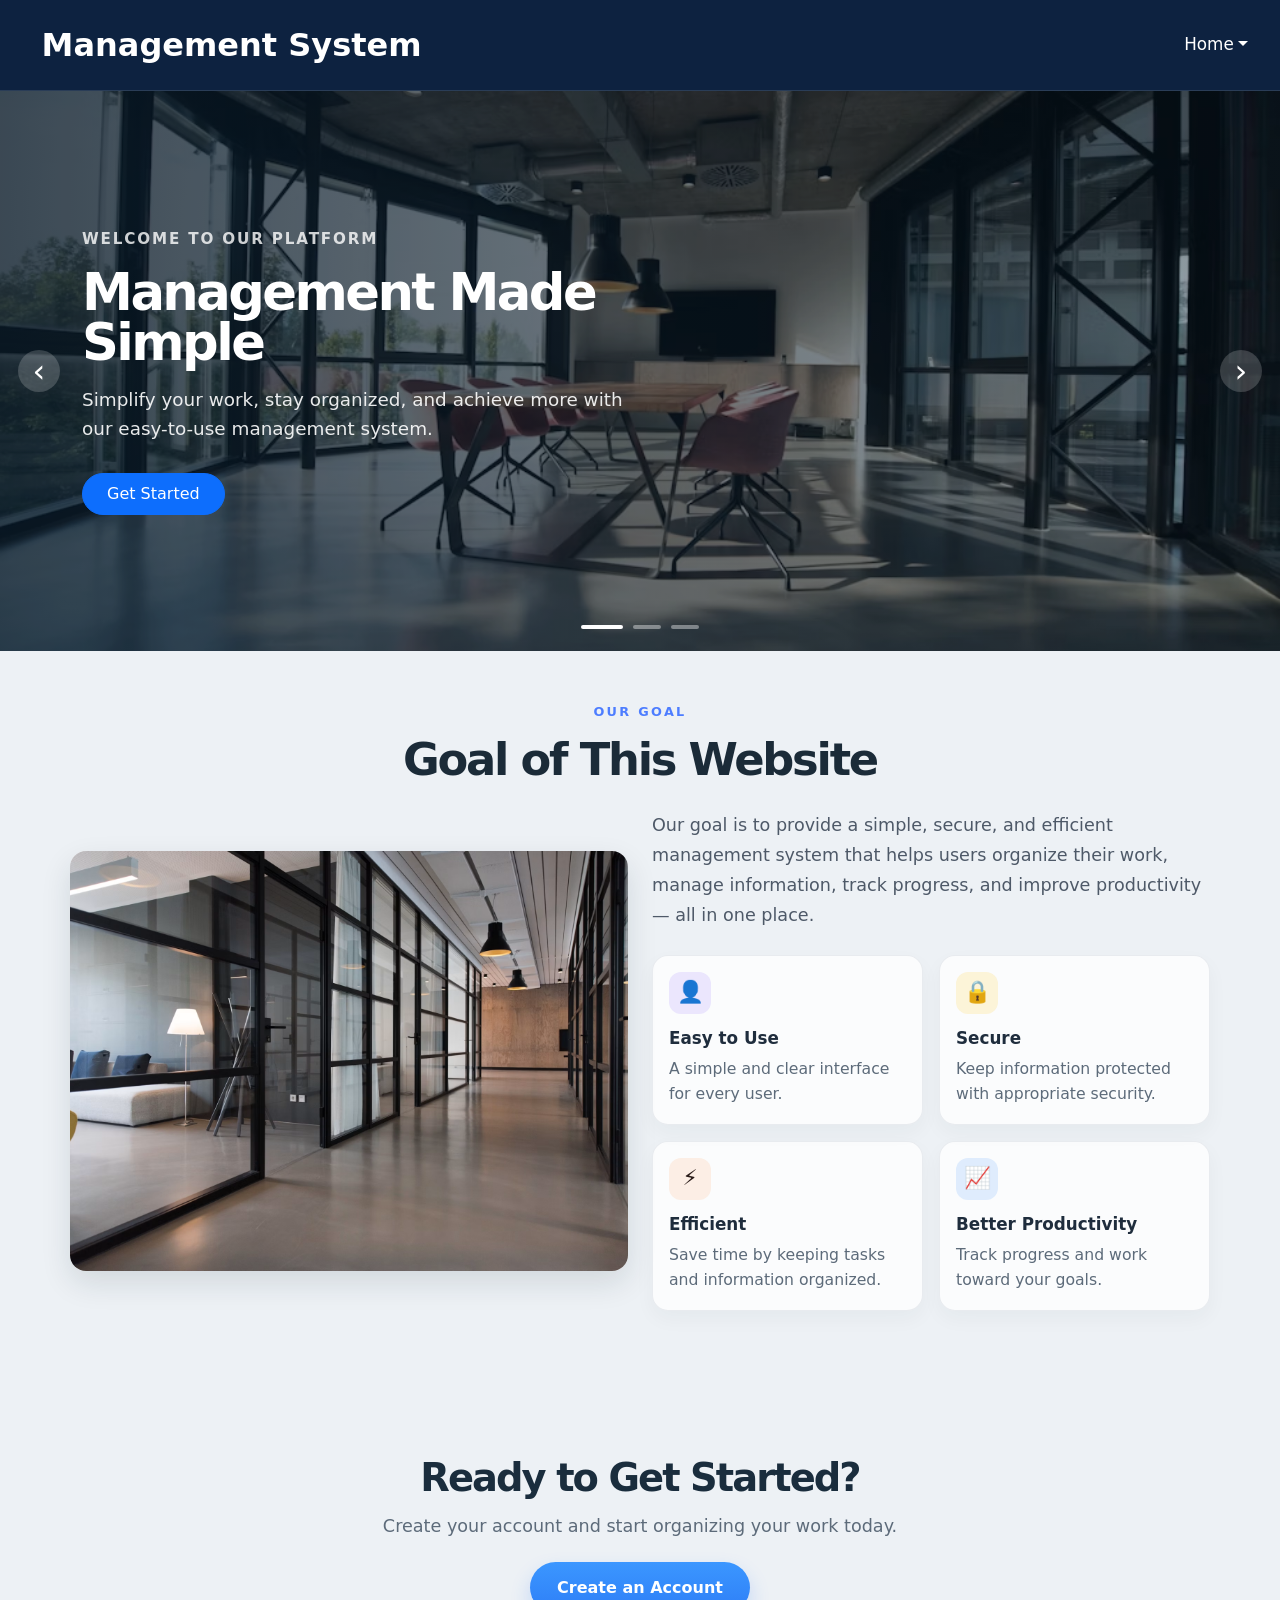
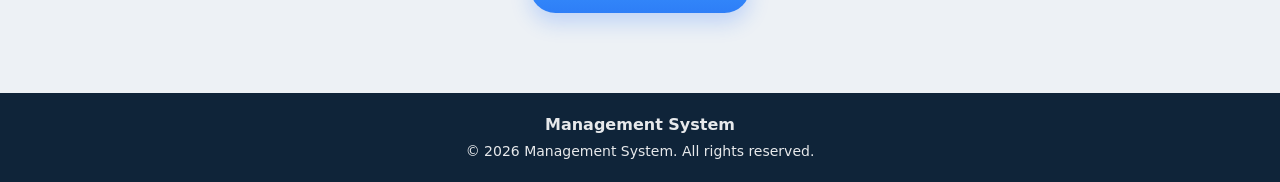
<file: index.html>
<!DOCTYPE html>
<html lang="en">
<head>
    <meta charset="UTF-8">
    <meta name="viewport" content="width=device-width, initial-scale=1.0">
    <title>Management System - Home</title>
    <link href="https://cdn.jsdelivr.net/npm/bootstrap@5.3.7/dist/css/bootstrap.min.css" rel="stylesheet">
    <link rel="stylesheet" href="css/style.css">
</head>
<body>
    <nav class="navbar navbar-expand-lg navbar-dark bg-dark px-4 py-3">
        <a class="navbar-brand fw-bold" href="index.html">Management System</a>
        <div class="ms-auto dropdown">
            <button class="btn btn-secondary dropdown-toggle" type="button" data-bs-toggle="dropdown">Home</button>
            <ul class="dropdown-menu dropdown-menu-end">
                <li><a class="dropdown-item" href="login.html">Login</a></li>
                <li><a class="dropdown-item" href="login.html">Sign Up</a></li>
                <li><a class="dropdown-item" href="#">Help</a></li>
            </ul>
        </div>
    </nav>

    <header class="hero-slider">
        <div class="hero-slide active" data-index="0">
            <div class="hero-overlay"></div>
            <div class="container hero-content">
                <div class="hero-text">
                    <span class="hero-kicker">WELCOME TO OUR PLATFORM</span>
                    <h1>Management Made<br>Simple</h1>
                    <p>Simplify your work, stay organized, and achieve more with our easy-to-use management system.</p>
                    <a href="login.html" class="btn btn-primary rounded-pill px-4 py-2">Get Started</a>
                </div>
            </div>
        </div>

        <div class="hero-slide" data-index="1">
            <div class="hero-overlay"></div>
            <div class="container hero-content">
                <div class="hero-text">
                    <span class="hero-kicker">WORK TOGETHER</span>
                    <h1>Better Team<br>Collaboration</h1>
                    <p>Keep your team connected, organize responsibilities, and manage tasks in one convenient place.</p>
                    <a href="login.html" class="btn btn-primary rounded-pill px-4 py-2">Login Now</a>
                    <a href="login.html" class="btn btn-primary rounded-pill px-4 py-2 ms-2">Join Us</a>
                </div>
            </div>
        </div>

        <div class="hero-slide" data-index="2">
            <div class="hero-overlay"></div>
            <div class="container hero-content">
                <div class="hero-text">
                    <span class="hero-kicker">WORK SMARTER</span>
                    <h1>Achieve Your<br>Goals</h1>
                    <p>Track progress, manage information, and improve productivity with a clear and organized workflow.</p>
                    <a href="login.html" class="btn btn-primary rounded-pill px-4 py-2">Login Now</a>
                </div>
            </div>
        </div>

        <button class="slider-btn prev" type="button" aria-label="Previous slide">&#8249;</button>
        <button class="slider-btn next" type="button" aria-label="Next slide">&#8250;</button>

        <div class="slider-dots" aria-label="Slide navigation">
            <span class="dot active" data-slide="0"></span>
            <span class="dot" data-slide="1"></span>
            <span class="dot" data-slide="2"></span>
        </div>
    </header>

    <section class="container py-5 goal-section">
        <div class="goal-header text-center mb-4">
            <span class="goal-label">OUR GOAL</span>
            <h2>Goal of This Website</h2>
        </div>

        <div class="goal-layout row g-4 align-items-center">
            <div class="col-lg-6">
                <div class="goal-image-wrap">
                    <img src="images/img4.jpg" alt="Workspace" class="goal-image">
                </div>
            </div>

            <div class="col-lg-6">
                <p class="goal-intro">Our goal is to provide a simple, secure, and efficient management system that helps users organize their work, manage information, track progress, and improve productivity — all in one place.</p>

                <div class="row g-3 feature-grid">
                    <div class="col-md-6">
                        <div class="feature-card feature-card--light p-3 h-100">
                            <div class="feature-icon icon-purple">👤</div>
                            <h5>Easy to Use</h5>
                            <p>A simple and clear interface for every user.</p>
                        </div>
                    </div>
                    <div class="col-md-6">
                        <div class="feature-card feature-card--light p-3 h-100">
                            <div class="feature-icon icon-gold">🔒</div>
                            <h5>Secure</h5>
                            <p>Keep information protected with appropriate security.</p>
                        </div>
                    </div>
                    <div class="col-md-6">
                        <div class="feature-card feature-card--light p-3 h-100">
                            <div class="feature-icon icon-orange">⚡</div>
                            <h5>Efficient</h5>
                            <p>Save time by keeping tasks and information organized.</p>
                        </div>
                    </div>
                    <div class="col-md-6">
                        <div class="feature-card feature-card--light p-3 h-100">
                            <div class="feature-icon icon-blue">📈</div>
                            <h5>Better Productivity</h5>
                            <p>Track progress and work toward your goals.</p>
                        </div>
                    </div>
                </div>
            </div>
        </div>
    </section>

    <div class="cta-box text-center">
        <h3>Ready to Get Started?</h3>
        <p>Create your account and start organizing your work today.</p>
        <a href="login.html" class="btn btn-primary rounded-pill px-4 cta-button">Create an Account</a>
    </div>

    <footer class="footer-final text-center">
        <p class="mb-1 fw-bold">Management System</p>
        <p class="small mb-0">&copy; 2026 Management System. All rights reserved.</p>
    </footer>

    <script src="https://cdn.jsdelivr.net/npm/bootstrap@5.3.7/dist/js/bootstrap.bundle.min.js"></script>
    <script>
        const slides = document.querySelectorAll('.hero-slide');
        const dots = document.querySelectorAll('.dot');
        const prevBtn = document.querySelector('.slider-btn.prev');
        const nextBtn = document.querySelector('.slider-btn.next');
        let currentSlide = 0;

        function showSlide(index) {
            currentSlide = (index + slides.length) % slides.length;

            slides.forEach((slide, i) => {
                slide.classList.toggle('active', i === currentSlide);
            });

            dots.forEach((dot, i) => {
                dot.classList.toggle('active', i === currentSlide);
            });
        }

        prevBtn.addEventListener('click', () => showSlide(currentSlide - 1));
        nextBtn.addEventListener('click', () => showSlide(currentSlide + 1));

        dots.forEach((dot) => {
            dot.addEventListener('click', () => showSlide(Number(dot.dataset.slide)));
        });
    </script>
</body>
</html>
</file>
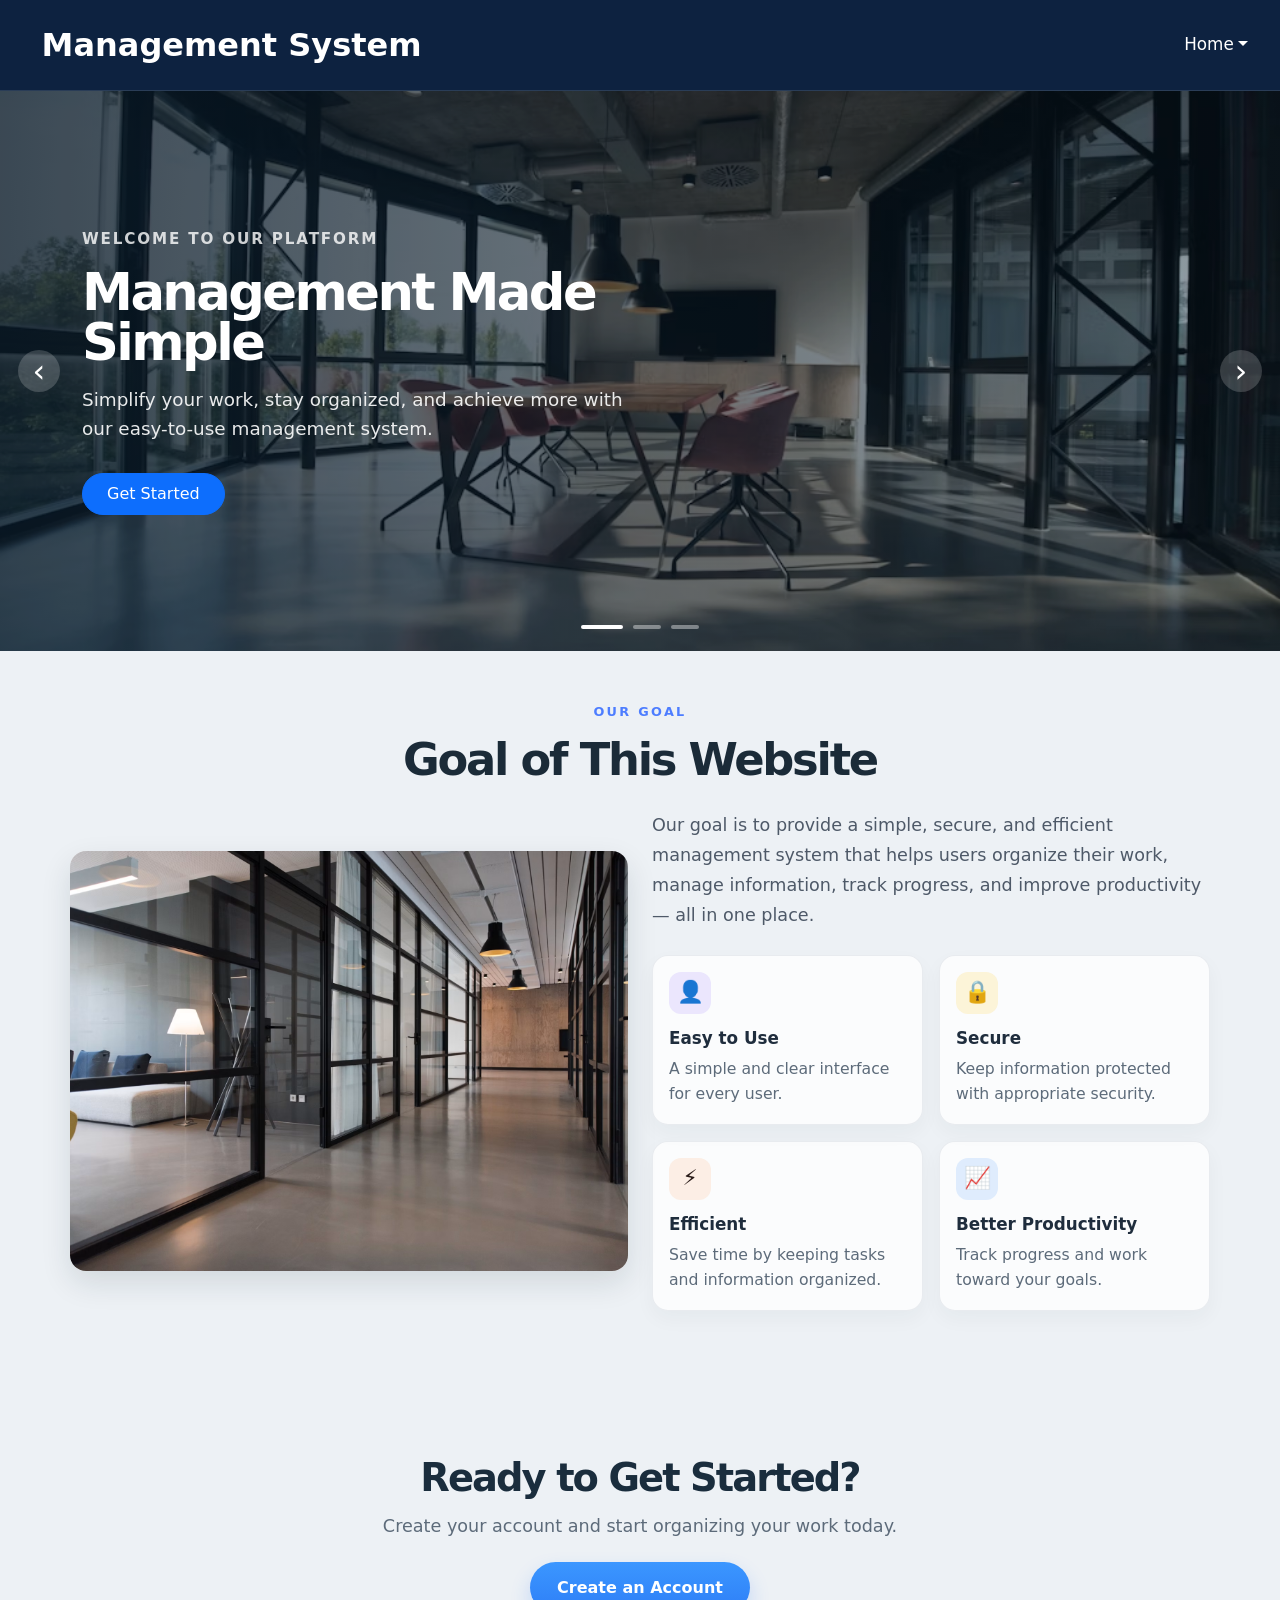
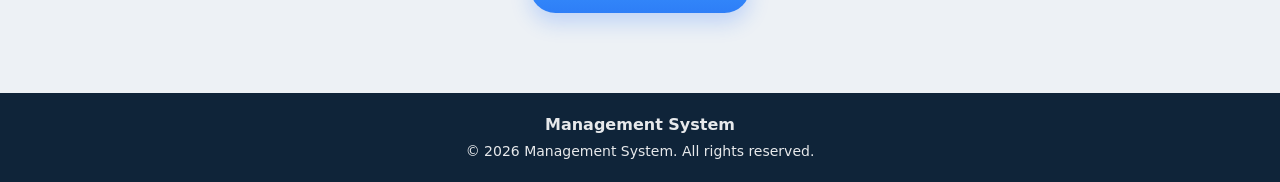
<file: html/index.html>
<!DOCTYPE html>
<html lang="en">
<head>
    <meta charset="UTF-8">
    <meta name="viewport" content="width=device-width, initial-scale=1.0">
    <title>Management System - Home</title>
    <link href="https://cdn.jsdelivr.net/npm/bootstrap@5.3.7/dist/css/bootstrap.min.css" rel="stylesheet">
    <link rel="stylesheet" href="../css/style.css">
</head>
<body>
    <nav class="navbar navbar-expand-lg navbar-dark bg-dark px-4 py-3">
        <a class="navbar-brand fw-bold" href="index.html">Management System</a>
        <div class="ms-auto dropdown">
            <button class="btn btn-secondary dropdown-toggle" type="button" data-bs-toggle="dropdown">Home</button>
            <ul class="dropdown-menu dropdown-menu-end">
                <li><a class="dropdown-item" href="login.html">Login</a></li>
                <li><a class="dropdown-item" href="login.html">Sign Up</a></li>
                <li><a class="dropdown-item" href="#">Help</a></li>
            </ul>
        </div>
    </nav>

    <header class="hero-slider">
        <div class="hero-slide active" data-index="0">
            <div class="hero-overlay"></div>
            <div class="container hero-content">
                <div class="hero-text">
                    <span class="hero-kicker">WELCOME TO OUR PLATFORM</span>
                    <h1>Management Made<br>Simple</h1>
                    <p>Simplify your work, stay organized, and achieve more with our easy-to-use management system.</p>
                    <a href="login.html" class="btn btn-primary rounded-pill px-4 py-2">Get Started</a>
                </div>
            </div>
        </div>

        <div class="hero-slide" data-index="1">
            <div class="hero-overlay"></div>
            <div class="container hero-content">
                <div class="hero-text">
                    <span class="hero-kicker">WORK TOGETHER</span>
                    <h1>Better Team<br>Collaboration</h1>
                    <p>Keep your team connected, organize responsibilities, and manage tasks in one convenient place.</p>
                    <a href="login.html" class="btn btn-primary rounded-pill px-4 py-2">Login Now</a>
                    <a href="login.html" class="btn btn-primary rounded-pill px-4 py-2 ms-2">Join Us</a>
                </div>
            </div>
        </div>

        <div class="hero-slide" data-index="2">
            <div class="hero-overlay"></div>
            <div class="container hero-content">
                <div class="hero-text">
                    <span class="hero-kicker">WORK SMARTER</span>
                    <h1>Achieve Your<br>Goals</h1>
                    <p>Track progress, manage information, and improve productivity with a clear and organized workflow.</p>
                    <a href="login.html" class="btn btn-primary rounded-pill px-4 py-2">Login Now</a>
                </div>
            </div>
        </div>

        <button class="slider-btn prev" type="button" aria-label="Previous slide">&#8249;</button>
        <button class="slider-btn next" type="button" aria-label="Next slide">&#8250;</button>

        <div class="slider-dots" aria-label="Slide navigation">
            <span class="dot active" data-slide="0"></span>
            <span class="dot" data-slide="1"></span>
            <span class="dot" data-slide="2"></span>
        </div>
    </header>

    <section class="container py-5 goal-section">
        <div class="goal-header text-center mb-4">
            <span class="goal-label">OUR GOAL</span>
            <h2>Goal of This Website</h2>
        </div>

        <div class="goal-layout row g-4 align-items-center">
            <div class="col-lg-6">
                <div class="goal-image-wrap">
                    <img src="../images/img4.jpg" alt="Workspace" class="goal-image">
                </div>
            </div>

            <div class="col-lg-6">
                <p class="goal-intro">Our goal is to provide a simple, secure, and efficient management system that helps users organize their work, manage information, track progress, and improve productivity — all in one place.</p>

                <div class="row g-3 feature-grid">
                    <div class="col-md-6">
                        <div class="feature-card feature-card--light p-3 h-100">
                            <div class="feature-icon icon-purple">👤</div>
                            <h5>Easy to Use</h5>
                            <p>A simple and clear interface for every user.</p>
                        </div>
                    </div>
                    <div class="col-md-6">
                        <div class="feature-card feature-card--light p-3 h-100">
                            <div class="feature-icon icon-gold">🔒</div>
                            <h5>Secure</h5>
                            <p>Keep information protected with appropriate security.</p>
                        </div>
                    </div>
                    <div class="col-md-6">
                        <div class="feature-card feature-card--light p-3 h-100">
                            <div class="feature-icon icon-orange">⚡</div>
                            <h5>Efficient</h5>
                            <p>Save time by keeping tasks and information organized.</p>
                        </div>
                    </div>
                    <div class="col-md-6">
                        <div class="feature-card feature-card--light p-3 h-100">
                            <div class="feature-icon icon-blue">📈</div>
                            <h5>Better Productivity</h5>
                            <p>Track progress and work toward your goals.</p>
                        </div>
                    </div>
                </div>
            </div>
        </div>
    </section>

    <div class="cta-box text-center">
        <h3>Ready to Get Started?</h3>
        <p>Create your account and start organizing your work today.</p>
        <a href="login.html" class="btn btn-primary rounded-pill px-4 cta-button">Create an Account</a>
    </div>

    <footer class="footer-final text-center">
        <p class="mb-1 fw-bold">Management System</p>
        <p class="small mb-0">&copy; 2026 Management System. All rights reserved.</p>
    </footer>

    <script src="https://cdn.jsdelivr.net/npm/bootstrap@5.3.7/dist/js/bootstrap.bundle.min.js"></script>
    <script>
        const slides = document.querySelectorAll('.hero-slide');
        const dots = document.querySelectorAll('.dot');
        const prevBtn = document.querySelector('.slider-btn.prev');
        const nextBtn = document.querySelector('.slider-btn.next');
        let currentSlide = 0;

        function showSlide(index) {
            currentSlide = (index + slides.length) % slides.length;

            slides.forEach((slide, i) => {
                slide.classList.toggle('active', i === currentSlide);
            });

            dots.forEach((dot, i) => {
                dot.classList.toggle('active', i === currentSlide);
            });
        }

        prevBtn.addEventListener('click', () => showSlide(currentSlide - 1));
        nextBtn.addEventListener('click', () => showSlide(currentSlide + 1));

        dots.forEach((dot) => {
            dot.addEventListener('click', () => showSlide(Number(dot.dataset.slide)));
        });
    </script>
</body>
</html>
</file>
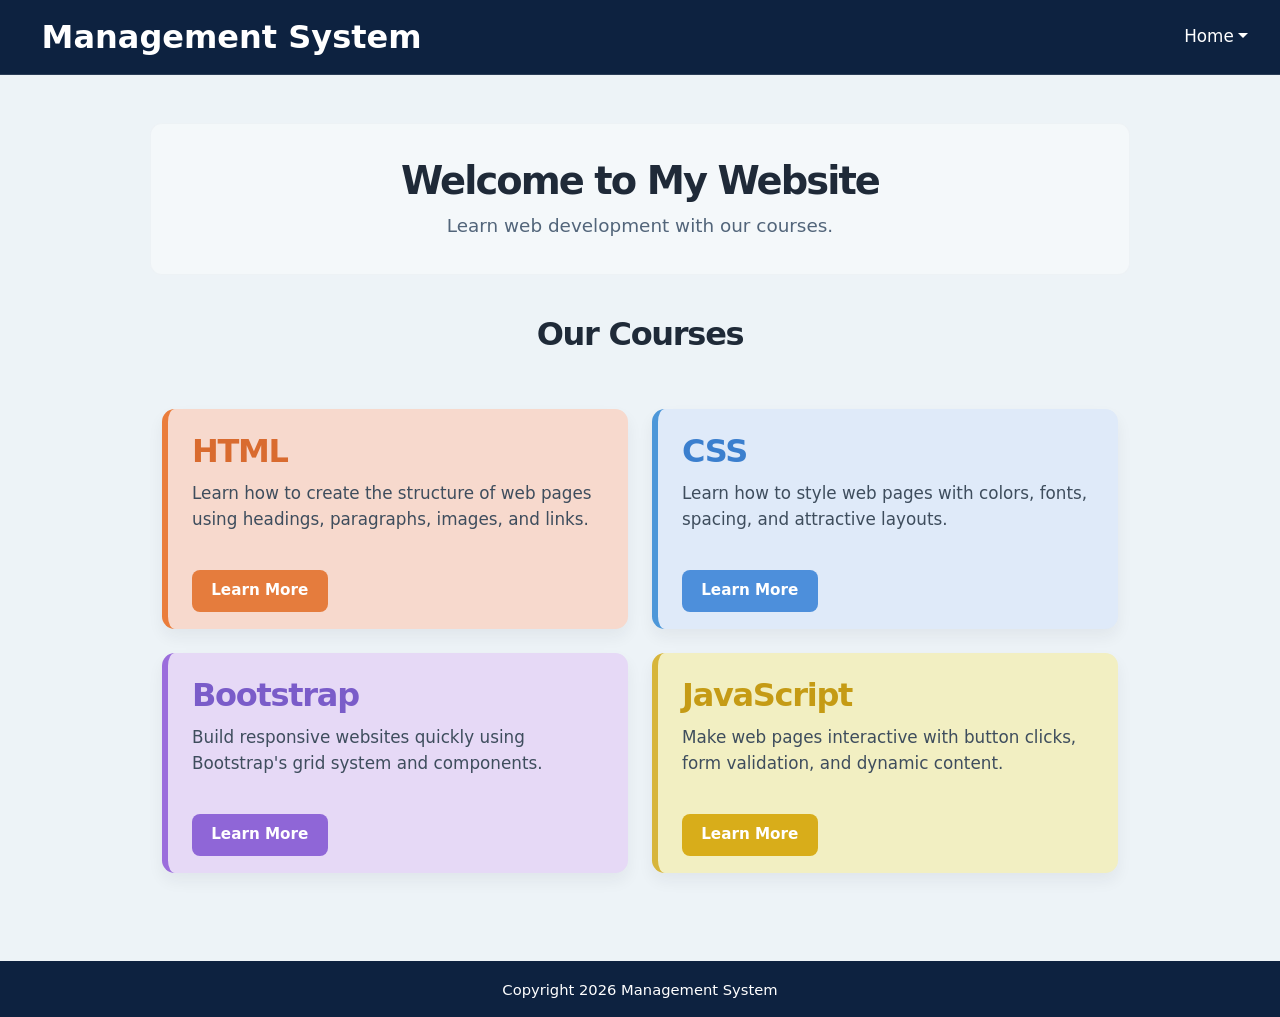
<file: home.html>
<!DOCTYPE html>
<html lang="en">
<head>
    <meta charset="UTF-8">
    <meta name="viewport" content="width=device-width, initial-scale=1.0">
    <title>Home - Management System</title>
    <link href="https://cdn.jsdelivr.net/npm/bootstrap@5.3.7/dist/css/bootstrap.min.css" rel="stylesheet">
    <link rel="stylesheet" href="css/style.css">
</head>
<body class="home-page-body">
    <nav class="navbar navbar-expand-lg navbar-dark bg-dark px-4">
        <a class="navbar-brand fw-bold" href="home.html">Management System</a>
        <div class="ms-auto dropdown">
            <button class="btn btn-secondary dropdown-toggle" type="button" data-bs-toggle="dropdown">Home</button>
            <ul class="dropdown-menu dropdown-menu-end">
                <li><a class="dropdown-item" href="index.html">Home</a></li>
                <li><a class="dropdown-item" href="login.html">Login</a></li>
            </ul>
        </div>
    </nav>

    <div class="container py-5 home-content">
        <div class="welcome-banner">
            <h1>Welcome to My Website</h1>
            <p>Learn web development with our courses.</p>
        </div>

        <h3 class="home-section-title">Our Courses</h3>

        <div class="row g-4 course-grid">
            <div class="col-md-6">
                <div class="course-card course-html" onclick="showCourse('HTML', 'HTML stands for HyperText Markup Language. It creates the structure of a web page using headings, paragraphs, images, and links.')">
                    <h4>HTML</h4>
                    <p>Learn how to create the structure of web pages using headings, paragraphs, images, and links.</p>
                    <button class="btn btn-custom btn-html">Learn More</button>
                </div>
            </div>

            <div class="col-md-6">
                <div class="course-card course-css" onclick="showCourse('CSS', 'CSS stands for Cascading Style Sheets. It controls the appearance of web pages, including colors, fonts, spacing, and layouts.')">
                    <h4>CSS</h4>
                    <p>Learn how to style web pages with colors, fonts, spacing, and attractive layouts.</p>
                    <button class="btn btn-custom btn-css">Learn More</button>
                </div>
            </div>

            <div class="col-md-6">
                <div class="course-card course-bootstrap" onclick="showCourse('Bootstrap', 'Bootstrap is a powerful CSS framework designed to help build responsive, mobile-first websites quickly and efficiently.')">
                    <h4>Bootstrap</h4>
                    <p>Build responsive websites quickly using Bootstrap's grid system and components.</p>
                    <button class="btn btn-custom btn-bootstrap">Learn More</button>
                </div>
            </div>

            <div class="col-md-6">
                <div class="course-card course-js" onclick="showCourse('JavaScript', 'JavaScript is a programming language that makes web pages interactive. It can handle button clicks, form validation, and dynamic content.')">
                    <h4>JavaScript</h4>
                    <p>Make web pages interactive with button clicks, form validation, and dynamic content.</p>
                    <button class="btn btn-custom btn-js">Learn More</button>
                </div>
            </div>
        </div>
    </div>

    <footer class="footer-home text-center">
        <p class="mb-0">Copyright 2026 Management System</p>
    </footer>

    <div class="modal fade" id="courseModal" tabindex="-1">
        <div class="modal-dialog modal-dialog-centered">
            <div class="modal-content">
                <div class="modal-header">
                    <h5 class="modal-title fw-bold" id="modalCourseTitle">Course Details</h5>
                    <button type="button" class="btn-close" data-bs-dismiss="modal"></button>
                </div>
                <div class="modal-body">
                    <p id="modalCourseDesc">Nội dung chi tiết khóa học...</p>
                </div>
                <div class="modal-footer">
                    <button type="button" class="btn btn-secondary btn-sm" data-bs-dismiss="modal">Close</button>
                </div>
            </div>
        </div>
    </div>

    <script src="https://cdn.jsdelivr.net/npm/bootstrap@5.3.7/dist/js/bootstrap.bundle.min.js"></script>
    <script>
        function showCourse(title, description) {
            document.getElementById("modalCourseTitle").innerText = title;
            document.getElementById("modalCourseDesc").innerText = description;

            var myModal = new bootstrap.Modal(document.getElementById('courseModal'));
            myModal.show();
        }
    </script>
</body>
</html>
</file>
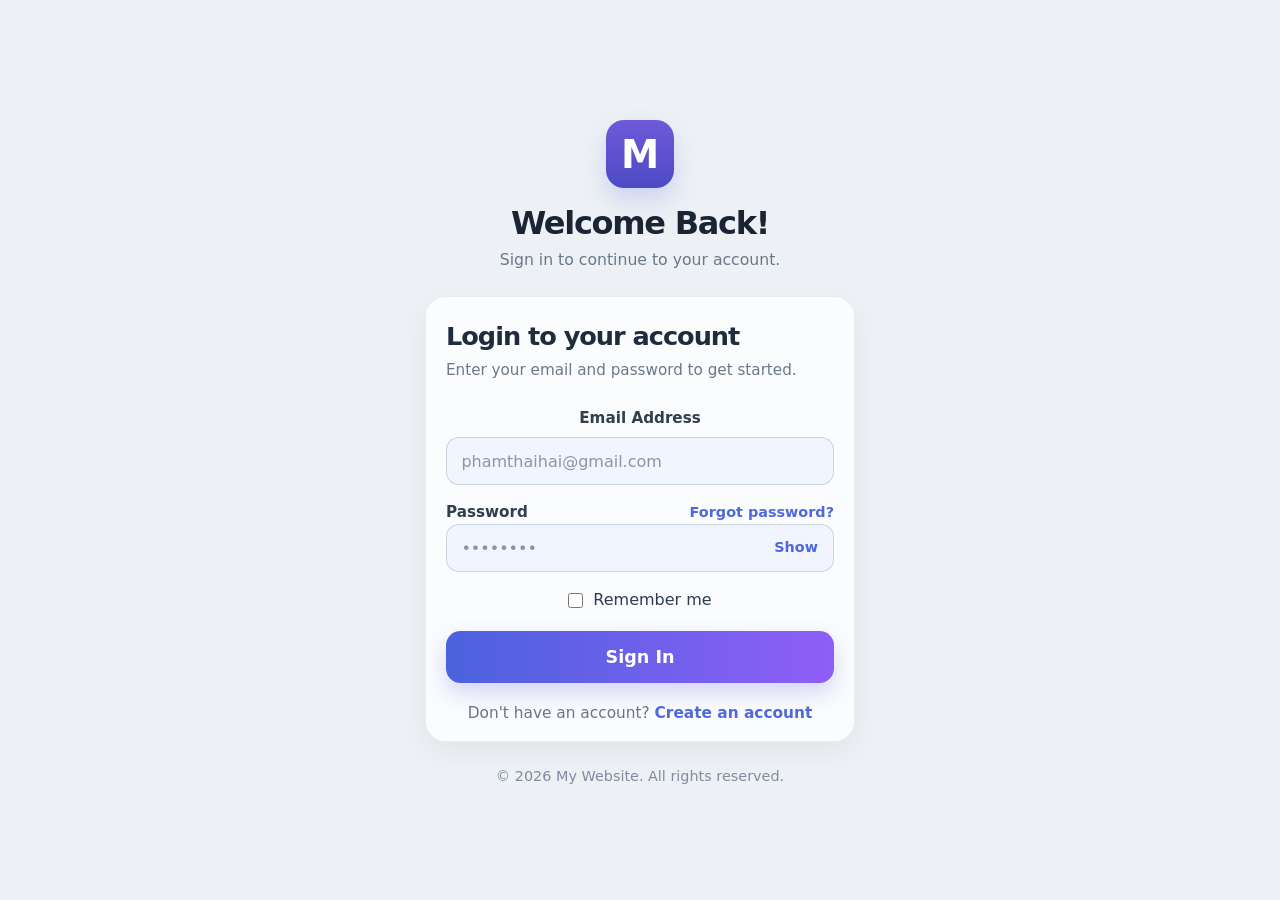
<file: login.html>
<!DOCTYPE html>
<html lang="en">
<head>
    <meta charset="UTF-8">
    <meta name="viewport" content="width=device-width, initial-scale=1.0">
    <title>Login - Management System</title>
    <link href="https://cdn.jsdelivr.net/npm/bootstrap@5.3.7/dist/css/bootstrap.min.css" rel="stylesheet">
    <link rel="stylesheet" href="css/style.css">
</head>
<body class="login-page">
    <div class="login-shell">
        <div class="text-center mb-4">
            <div class="logo-badge">M</div>
            <h1 class="welcome-title">Welcome Back!</h1>
            <p class="welcome-subtitle">Sign in to continue to your account.</p>
        </div>

        <div class="login-card">
            <form id="loginForm">
                <h2 class="login-card-title">Login to your account</h2>
                <p class="login-card-subtitle">Enter your email and password to get started.</p>

                <div class="mb-3 mt-4">
                    <label class="form-label">Email Address</label>
                    <input type="email" id="email" class="form-control custom-input" placeholder="phamthaihai@gmail.com" required>
                </div>

                <div class="mb-3">
                    <div class="d-flex justify-content-between align-items-center">
                        <label class="form-label mb-0">Password</label>
                        <a href="#" class="text-link">Forgot password?</a>
                    </div>
                    <div class="password-wrap">
                        <input type="password" id="password" class="form-control custom-input" placeholder="••••••••" required>
                        <button type="button" class="show-password-btn">Show</button>
                    </div>
                </div>

                <div class="remember-row">
                    <label class="remember-check">
                        <input type="checkbox">
                        <span>Remember me</span>
                    </label>
                </div>

                <button type="submit" class="btn login-btn w-100">Sign In</button>

                <div class="signup-line text-center">
                    <span>Don't have an account? <a href="#">Create an account</a></span>
                </div>
            </form>
        </div>
    </div>

    <div id="loginSuccessModal" class="success-modal hidden" role="dialog" aria-modal="true" aria-labelledby="successModalTitle">
        <div class="success-modal-box">
            <div class="success-modal-icon">✓</div>
            <h5 id="successModalTitle">Login successful</h5>
            <button id="successOkBtn" type="button" class="btn btn-primary px-4">OK</button>
        </div>
    </div>

    <footer class="login-footer">
        &copy; 2026 My Website. All rights reserved.
    </footer>

    <script src="https://cdn.jsdelivr.net/npm/bootstrap@5.3.7/dist/js/bootstrap.bundle.min.js"></script>
    <script>
        const loginForm = document.getElementById("loginForm");
        const successModal = document.getElementById("loginSuccessModal");
        const successOkBtn = document.getElementById("successOkBtn");
        const passwordField = document.getElementById("password");
        const showPasswordBtn = document.querySelector(".show-password-btn");

        showPasswordBtn.addEventListener("click", function () {
            const isPassword = passwordField.type === "password";
            passwordField.type = isPassword ? "text" : "password";
            showPasswordBtn.textContent = isPassword ? "Hide" : "Show";
        });

        loginForm.addEventListener("submit", function (event) {
            event.preventDefault();

            const email = document.getElementById("email").value.trim();
            const password = document.getElementById("password").value.trim();

            if (!email || !password) {
                return;
            }

            successModal.classList.remove("hidden");
            successModal.classList.add("show");
        });

        successOkBtn.addEventListener("click", function () {
            window.location.href = "home.html";
        });
    </script>
</body>
</html>
</file>
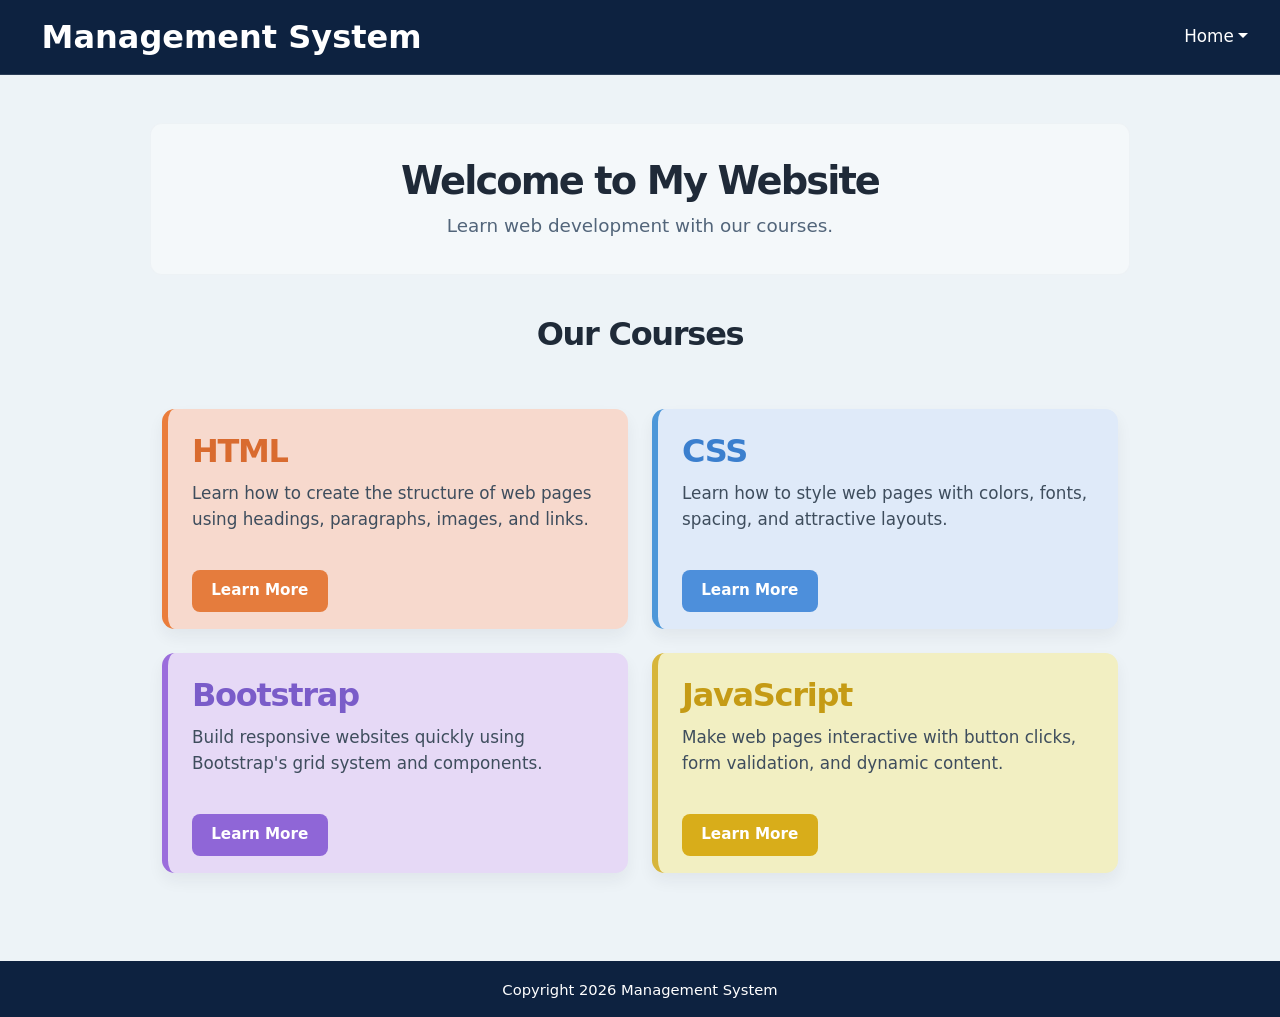
<file: html/home.html>
<!DOCTYPE html>
<html lang="en">
<head>
    <meta charset="UTF-8">
    <meta name="viewport" content="width=device-width, initial-scale=1.0">
    <title>Home - Management System</title>
    <link href="https://cdn.jsdelivr.net/npm/bootstrap@5.3.7/dist/css/bootstrap.min.css" rel="stylesheet">
    <link rel="stylesheet" href="../css/style.css">
</head>
<body class="home-page-body">
    <nav class="navbar navbar-expand-lg navbar-dark bg-dark px-4">
        <a class="navbar-brand fw-bold" href="home.html">Management System</a>
        <div class="ms-auto dropdown">
            <button class="btn btn-secondary dropdown-toggle" type="button" data-bs-toggle="dropdown">Home</button>
            <ul class="dropdown-menu dropdown-menu-end">
                <li><a class="dropdown-item" href="index.html">Home</a></li>
                <li><a class="dropdown-item" href="login.html">Login</a></li>
            </ul>
        </div>
    </nav>

    <div class="container py-5 home-content">
        <div class="welcome-banner">
            <h1>Welcome to My Website</h1>
            <p>Learn web development with our courses.</p>
        </div>

        <h3 class="home-section-title">Our Courses</h3>

        <div class="row g-4 course-grid">
            <div class="col-md-6">
                <div class="course-card course-html" onclick="showCourse('HTML', 'HTML stands for HyperText Markup Language. It creates the structure of a web page using headings, paragraphs, images, and links.')">
                    <h4>HTML</h4>
                    <p>Learn how to create the structure of web pages using headings, paragraphs, images, and links.</p>
                    <button class="btn btn-custom btn-html">Learn More</button>
                </div>
            </div>

            <div class="col-md-6">
                <div class="course-card course-css" onclick="showCourse('CSS', 'CSS stands for Cascading Style Sheets. It controls the appearance of web pages, including colors, fonts, spacing, and layouts.')">
                    <h4>CSS</h4>
                    <p>Learn how to style web pages with colors, fonts, spacing, and attractive layouts.</p>
                    <button class="btn btn-custom btn-css">Learn More</button>
                </div>
            </div>

            <div class="col-md-6">
                <div class="course-card course-bootstrap" onclick="showCourse('Bootstrap', 'Bootstrap is a powerful CSS framework designed to help build responsive, mobile-first websites quickly and efficiently.')">
                    <h4>Bootstrap</h4>
                    <p>Build responsive websites quickly using Bootstrap's grid system and components.</p>
                    <button class="btn btn-custom btn-bootstrap">Learn More</button>
                </div>
            </div>

            <div class="col-md-6">
                <div class="course-card course-js" onclick="showCourse('JavaScript', 'JavaScript is a programming language that makes web pages interactive. It can handle button clicks, form validation, and dynamic content.')">
                    <h4>JavaScript</h4>
                    <p>Make web pages interactive with button clicks, form validation, and dynamic content.</p>
                    <button class="btn btn-custom btn-js">Learn More</button>
                </div>
            </div>
        </div>
    </div>

    <footer class="footer-home text-center">
        <p class="mb-0">Copyright 2026 Management System</p>
    </footer>

    <div class="modal fade" id="courseModal" tabindex="-1">
        <div class="modal-dialog modal-dialog-centered">
            <div class="modal-content">
                <div class="modal-header">
                    <h5 class="modal-title fw-bold" id="modalCourseTitle">Course Details</h5>
                    <button type="button" class="btn-close" data-bs-dismiss="modal"></button>
                </div>
                <div class="modal-body">
                    <p id="modalCourseDesc">Nội dung chi tiết khóa học...</p>
                </div>
                <div class="modal-footer">
                    <button type="button" class="btn btn-secondary btn-sm" data-bs-dismiss="modal">Close</button>
                </div>
            </div>
        </div>
    </div>

    <script src="https://cdn.jsdelivr.net/npm/bootstrap@5.3.7/dist/js/bootstrap.bundle.min.js"></script>
    <script>
        function showCourse(title, description) {
            document.getElementById("modalCourseTitle").innerText = title;
            document.getElementById("modalCourseDesc").innerText = description;

            var myModal = new bootstrap.Modal(document.getElementById('courseModal'));
            myModal.show();
        }
    </script>
</body>
</html>
</file>
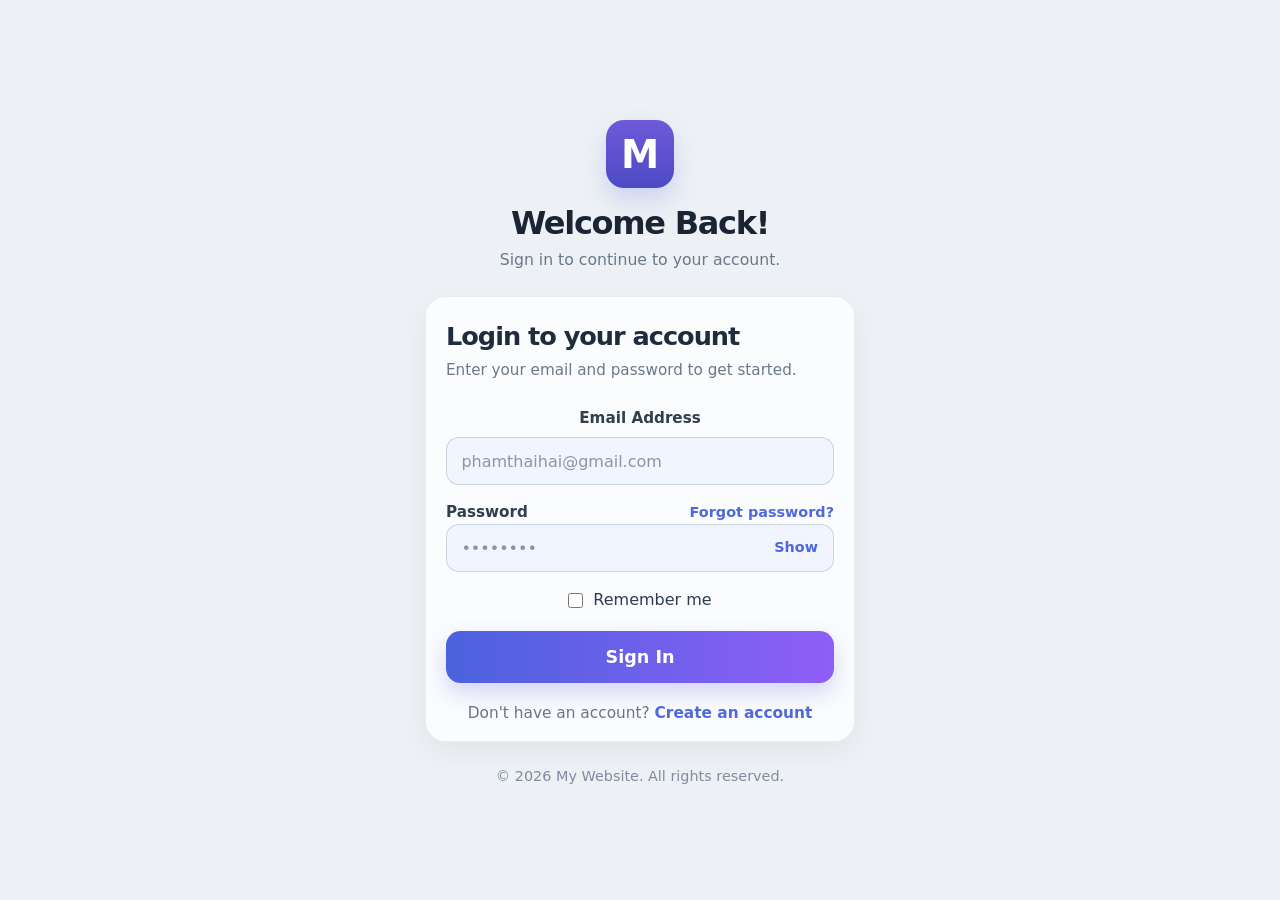
<file: html/login.html>
<!DOCTYPE html>
<html lang="en">
<head>
    <meta charset="UTF-8">
    <meta name="viewport" content="width=device-width, initial-scale=1.0">
    <title>Login - Management System</title>
    <link href="https://cdn.jsdelivr.net/npm/bootstrap@5.3.7/dist/css/bootstrap.min.css" rel="stylesheet">
    <link rel="stylesheet" href="../css/style.css">
</head>
<body class="login-page">
    <div class="login-shell">
        <div class="text-center mb-4">
            <div class="logo-badge">M</div>
            <h1 class="welcome-title">Welcome Back!</h1>
            <p class="welcome-subtitle">Sign in to continue to your account.</p>
        </div>

        <div class="login-card">
            <form id="loginForm">
                <h2 class="login-card-title">Login to your account</h2>
                <p class="login-card-subtitle">Enter your email and password to get started.</p>

                <div class="mb-3 mt-4">
                    <label class="form-label">Email Address</label>
                    <input type="email" id="email" class="form-control custom-input" placeholder="phamthaihai@gmail.com" required>
                </div>

                <div class="mb-3">
                    <div class="d-flex justify-content-between align-items-center">
                        <label class="form-label mb-0">Password</label>
                        <a href="#" class="text-link">Forgot password?</a>
                    </div>
                    <div class="password-wrap">
                        <input type="password" id="password" class="form-control custom-input" placeholder="••••••••" required>
                        <button type="button" class="show-password-btn">Show</button>
                    </div>
                </div>

                <div class="remember-row">
                    <label class="remember-check">
                        <input type="checkbox">
                        <span>Remember me</span>
                    </label>
                </div>

                <button type="submit" class="btn login-btn w-100">Sign In</button>

                <div class="signup-line text-center">
                    <span>Don't have an account? <a href="#">Create an account</a></span>
                </div>
            </form>
        </div>
    </div>

    <div id="loginSuccessModal" class="success-modal hidden" role="dialog" aria-modal="true" aria-labelledby="successModalTitle">
        <div class="success-modal-box">
            <div class="success-modal-icon">✓</div>
            <h5 id="successModalTitle">Login successful</h5>
            <button id="successOkBtn" type="button" class="btn btn-primary px-4">OK</button>
        </div>
    </div>

    <footer class="login-footer">
        &copy; 2026 My Website. All rights reserved.
    </footer>

    <script src="https://cdn.jsdelivr.net/npm/bootstrap@5.3.7/dist/js/bootstrap.bundle.min.js"></script>
    <script>
        const loginForm = document.getElementById("loginForm");
        const successModal = document.getElementById("loginSuccessModal");
        const successOkBtn = document.getElementById("successOkBtn");
        const passwordField = document.getElementById("password");
        const showPasswordBtn = document.querySelector(".show-password-btn");

        showPasswordBtn.addEventListener("click", function () {
            const isPassword = passwordField.type === "password";
            passwordField.type = isPassword ? "text" : "password";
            showPasswordBtn.textContent = isPassword ? "Hide" : "Show";
        });

        loginForm.addEventListener("submit", function (event) {
            event.preventDefault();

            const email = document.getElementById("email").value.trim();
            const password = document.getElementById("password").value.trim();

            if (!email || !password) {
                return;
            }

            successModal.classList.remove("hidden");
            successModal.classList.add("show");
        });

        successOkBtn.addEventListener("click", function () {
            window.location.href = "home.html";
        });
    </script>
</body>
</html>
</file>
<file: css/style.css>
:root {
    --paper: #fbf8f4;
    --ink: #2a1c19;
    --dark: #1f1f1f;
    --primary: #0d6efd;
}

* {
    box-sizing: border-box;
}

body {
    margin: 0;
    padding: 0;
    font-family: system-ui,-apple-system,sans-serif;
    background: #edf1f5;
    color: var(--ink);
}

img {
    max-width: 100%;
    display: block;
}

a {
    text-decoration: none;
}

button,input {
    font: inherit;
}

.hero-slider {
    position: relative;
    min-height: 560px;
    overflow: hidden;
    background: #0a1f33;
}

.hero-slide {
    position: absolute;
    inset: 0;
    opacity: 0;
    visibility: hidden;
    transition: opacity .4s ease,visibility .4s ease;
    background-size: cover;
    background-position: center;
}

.hero-slide:nth-child(1) {
    background-image: linear-gradient(90deg,rgba(7,23,38,.75),rgba(7,23,38,.28)),url('../images/img1.jpg');
}

.hero-slide:nth-child(2) {
    background-image: linear-gradient(90deg,rgba(7,23,38,.75),rgba(7,23,38,.2)),url('../images/img2.jpg');
}

.hero-slide:nth-child(3) {
    background-image: linear-gradient(90deg,rgba(7,23,38,.75),rgba(7,23,38,.15)),url('../images/img3.jpg');
}

.hero-slide.active {
    opacity: 1;
    visibility: visible;
}

.hero-overlay {
    position: absolute;
    inset: 0;
    background: rgba(14,33,49,.18);
}

.hero-content {
    position: relative;
    z-index: 1;
    min-height: 560px;
    display: flex;
    align-items: center;
}

.hero-text {
    max-width: 560px;
    color: #fff;
    padding: 2rem 0;
}

.hero-kicker {
    display: inline-block;
    font-size: .95rem;
    letter-spacing: .12em;
    font-weight: 700;
    color: rgba(255,255,255,.8);
    margin-bottom: 1rem;
}

.hero-text h1 {
    font-size: clamp(3rem,4vw,6rem);
    line-height: .98;
    font-weight: 800;
    margin: 0 0 1.1rem;
    letter-spacing: -.05em;
}

.hero-text p {
    font-size: 1.15rem;
    line-height: 1.6;
    color: rgba(255,255,255,.9);
    max-width: 560px;
    margin-bottom: 1.8rem;
}

.slider-btn {
    position: absolute;
    top: 50%;
    transform: translateY(-50%);
    width: 42px;
    height: 42px;
    border: none;
    border-radius: 50%;
    background: rgba(255,255,255,.18);
    color: #fff;
    font-size: 2rem;
    line-height: 1;
    z-index: 2;
    cursor: pointer;
}

.slider-btn:hover {
    background: rgba(255,255,255,.28);
}

.slider-btn.prev {
    left: 18px;
}

.slider-btn.next {
    right: 18px;
}

.slider-dots {
    position: absolute;
    left: 50%;
    bottom: 22px;
    transform: translateX(-50%);
    display: flex;
    gap: 10px;
    z-index: 2;
}

.dot {
    display: inline-block;
    width: 28px;
    height: 4px;
    border-radius: 10px;
    background: rgba(255,255,255,.4);
    cursor: pointer;
}

.dot.active {
    width: 42px;
    background: #fff;
}

.goal-section {
    padding: 4rem 0;
}

.goal-header {
    margin-bottom: 2rem;
}

.goal-label {
    display: inline-block;
    color: #4d7dff;
    font-size: .8rem;
    font-weight: 700;
    letter-spacing: .18em;
    text-transform: uppercase;
    margin-bottom: .75rem;
}

.goal-header h2 {
    font-size: clamp(2.4rem,3.5vw,4rem);
    font-weight: 800;
    color: #1b2b38;
    margin: 0;
    letter-spacing: -.05em;
}

.goal-layout {
    align-items: center;
}

.goal-image-wrap {
    background: #fff;
    border-radius: 1rem;
    overflow: hidden;
    box-shadow: 0 12px 30px rgba(15,38,53,.12);
}

.goal-image {
    width: 100%;
    height: 420px;
    object-fit: cover;
    display: block;
}

.goal-intro {
    font-size: 1.1rem;
    line-height: 1.7;
    color: #4e5968;
    margin-bottom: 1.5rem;
    max-width: 700px;
}

.feature-grid .feature-card {
    border: 1px solid rgba(120,138,156,.14);
    border-radius: 1rem;
    background: rgba(255,255,255,.75);
    box-shadow: 0 8px 20px rgba(34,48,60,.04);
    padding: 1.5rem 1.25rem;
    min-height: 170px;
}

.feature-card--light {
    display: flex;
    flex-direction: column;
    justify-content: flex-start;
}

.feature-icon {
    width: 42px;
    height: 42px;
    border-radius: 12px;
    display: inline-flex;
    align-items: center;
    justify-content: center;
    font-size: 1.35rem;
    margin-bottom: .9rem;
}

.icon-purple {
    background: rgba(119,79,255,.12);
}

.icon-gold {
    background: rgba(255,193,7,.15);
}

.icon-orange {
    background: rgba(255,138,61,.12);
}

.icon-blue {
    background: rgba(17,123,255,.12);
}

.feature-grid h5 {
    font-size: 1.05rem;
    font-weight: 700;
    margin: 0 0 .5rem;
    color: #1f2d3d;
}

.feature-grid p {
    margin: 0;
    font-size: .98rem;
    line-height: 1.6;
    color: #5d6b7a;
}

.feature-image {
    height: 420px;
    object-fit: cover;
    width: 100%;
}

.cta-box {
    background: transparent;
    padding: 4rem 1rem 2rem;
    margin-top: 2rem;
}

.cta-box h3 {
    font-size: clamp(2.2rem,3vw,3.6rem);
    font-weight: 800;
    color: #1a2d3d;
    margin-bottom: .8rem;
    letter-spacing: -.05em;
}

.cta-box p {
    font-size: 1.1rem;
    color: #5d6b7a;
    margin-bottom: 1.4rem;
}

.cta-button {
    background: linear-gradient(180deg,#3b97ff,#2e7ef7);
    border: none;
    box-shadow: 0 10px 20px rgba(37,116,255,.22);
    padding: .85rem 1.9rem;
    font-weight: 700;
    min-width: 220px;
}

.footer-final {
    background: #0f2439;
    margin-top: 3rem;
    padding: 1.25rem 0;
}

.footer-final p {
    color: rgba(255,255,255,.9);
}

.login-page {
    display: flex;
    flex-direction: column;
    align-items: center;
    justify-content: center;
    min-height: 100vh;
    background: #edf1f5;
    padding: 32px 16px 24px;
}

.login-shell {
    width: min(100%,760px);
    text-align: center;
}

.logo-badge {
    width: 68px;
    height: 68px;
    background: linear-gradient(180deg,#6f59d8,#4d4ac5);
    color: #fff;
    border-radius: 18px;
    display: inline-flex;
    align-items: center;
    justify-content: center;
    font-weight: 800;
    font-size: 2.4rem;
    margin-bottom: 1rem;
    box-shadow: 0 12px 24px rgba(93,105,233,.22);
}

.welcome-title {
    font-size: clamp(2rem,2.2vw,2.8rem);
    font-weight: 800;
    margin: 0;
    color: #1a2433;
    letter-spacing: -.04em;
}

.welcome-subtitle {
    margin-top: .35rem;
    font-size: .98rem;
    color: #6a7888;
}

.login-card {
    width: min(100%,430px);
    margin: 1.25rem auto 0;
    padding: 1.5rem 1.25rem 1rem;
    background: rgba(255,255,255,.75);
    border: 1px solid rgba(140,155,170,.15);
    border-radius: 1.3rem;
    box-shadow: 0 10px 28px rgba(14,26,35,.05);
}

.login-card-title {
    margin: 0;
    text-align: left;
    font-size: clamp(1.5rem,2vw,2.2rem);
    font-weight: 800;
    color: #1f2c3d;
    letter-spacing: -.04em;
}

.login-card-subtitle {
    margin-top: .45rem;
    margin-bottom: 0;
    text-align: left;
    color: #69798a;
    font-size: .95rem;
}

.form-label {
    font-size: .95rem;
    color: #2f3f4d;
    font-weight: 600;
    margin-bottom: .5rem;
}

.custom-input {
    background: rgba(238,243,255,.75);
    border: 1px solid rgba(128,146,169,.35);
    border-radius: .8rem;
    padding: .8rem .9rem;
    font-size: 1rem;
    color: #1b2a38;
    height: 48px;
}

.custom-input::placeholder {
    color: #8a96a7;
}

.custom-input:focus {
    background: rgba(238,243,255,.9);
    box-shadow: 0 0 0 .2rem rgba(94,115,255,.12);
    border-color: rgba(94,115,255,.45);
}

.text-link {
    color: #4d69db;
    text-decoration: none;
    font-weight: 600;
    font-size: .9rem;
}

.password-wrap {
    position: relative;
}

.show-password-btn {
    position: absolute;
    right: 10px;
    top: 50%;
    transform: translateY(-50%);
    border: none;
    background: transparent;
    color: #4d69db;
    font-weight: 600;
    font-size: .9rem;
}

.remember-row {
    margin: .25rem 0 1rem;
}

.remember-check {
    display: inline-flex;
    align-items: center;
    gap: 10px;
    color: #2d3b4f;
    font-weight: 500;
    user-select: none;
}

.remember-check input {
    width: 15px;
    height: 15px;
    accent-color: #4d69db;
}

.login-btn {
    height: 52px;
    border-radius: .9rem;
    font-size: 1.1rem;
    font-weight: 700;
    color: #fff;
    background: linear-gradient(90deg,#4b62dd,#8f5ef8);
    border: none;
    box-shadow: 0 10px 22px rgba(94,90,220,.24);
}

.signup-line {
    margin-top: 1.2rem;
    color: #667588;
    font-size: .96rem;
}

.signup-line a {
    color: #4d69db;
    font-weight: 600;
    text-decoration: none;
}

.login-footer {
    margin-top: 1.5rem;
    color: #7f8ba0;
    font-size: .9rem;
}

.success-modal {
    position: fixed;
    inset: 0;
    background: rgba(0,0,0,.35);
    display: flex;
    align-items: center;
    justify-content: center;
    z-index: 999;
}

.success-modal.hidden {
    display: none;
}

.success-modal-box {
    width: min(380px,90vw);
    background: #fff;
    border-radius: 1rem;
    padding: 2rem 1.5rem 1.5rem;
    text-align: center;
    box-shadow: 0 15px 30px rgba(0,0,0,.15);
}

.success-modal-icon {
    width: 65px;
    height: 65px;
    border-radius: 50%;
    margin: 0 auto 1rem;
    display: flex;
    align-items: center;
    justify-content: center;
    background: #dff7e8;
    color: #198754;
    font-weight: 700;
    font-size: 2rem;
}

.success-modal-box h5 {
    margin-bottom: 1.25rem;
    font-weight: 700;
}

.home-page-body {
    min-height: 100vh;
    background: #edf3f7;
}

.navbar {
    background-color: #0d2240!important;
    border-bottom: 1px solid rgba(255,255,255,.12);
}

.navbar-brand {
    font-size: 2rem;
    margin-left: 1.1rem;
}

.navbar .btn-secondary {
    background: transparent;
    border: none;
    color: #fff;
    font-size: 1.05rem;
    padding-right: .5rem;
}

.home-content {
    max-width: 1100px;
    padding-top: 3rem;
}

.welcome-banner {
    background: rgba(255,255,255,.38);
    padding: 2.2rem 1.5rem;
    border-radius: .75rem;
    margin: 0 auto 2.5rem;
    max-width: 980px;
    text-align: center;
    box-shadow: inset 0 0 0 1px rgba(148,167,188,.08);
}

.welcome-banner h1 {
    font-size: clamp(2.2rem,3vw,4rem);
    font-weight: 800;
    color: #1f2a38;
    margin: 0;
    letter-spacing: -.05em;
}

.welcome-banner p {
    margin: .5rem 0 0;
    font-size: 1.15rem;
    color: #52657a;
}

.home-section-title {
    text-align: center;
    font-size: clamp(2rem,2.5vw,3rem);
    font-weight: 800;
    color: #1f2a38;
    margin-bottom: 2rem;
    letter-spacing: -.04em;
}

.course-grid {
    max-width: 980px;
    margin: 0 auto;
}

.course-card {
    background: #fff;
    border-radius: .8rem;
    padding: 1.4rem 1.5rem 1.1rem;
    box-shadow: 0 8px 16px rgba(31,42,56,.06);
    min-height: 220px;
    display: flex;
    flex-direction: column;
    cursor: pointer;
    transition: transform .2s ease;
}

.course-card:hover {
    transform: translateY(-2px);
}

.course-card h4 {
    font-size: clamp(2rem,2vw,2.6rem);
    font-weight: 800;
    margin: 0 0 .7rem;
    letter-spacing: -.04em;
}

.course-card p {
    font-size: 1.05rem;
    line-height: 1.5;
    color: #3e4d5d;
    margin: 0 0 1rem;
    flex: 1;
}

.btn-custom {
    align-self: flex-start;
    border: none;
    border-radius: .5rem;
    padding: .6rem 1.2rem;
    font-weight: 700;
    font-size: .95rem;
    color: #fff;
    min-width: 120px;
}

.course-html {
    background: #f7d9cd;
    border-left: 6px solid #ea7d3c;
}

.course-html h4 {
    color: #d96b2f;
}

.btn-html {
    background: #e57c3d;
}

.course-css {
    background: #dfeaf9;
    border-left: 6px solid #4d97d9;
}

.course-css h4 {
    color: #3b7fce;
}

.btn-css {
    background: #4d8fdb;
}

.course-bootstrap {
    background: #e6d9f6;
    border-left: 6px solid #9b6ddc;
}

.course-bootstrap h4 {
    color: #7a5cc9;
}

.btn-bootstrap {
    background: #8f66d7;
}

.course-js {
    background: #f2efc2;
    border-left: 6px solid #d7b53b;
}

.course-js h4 {
    color: #c59b15;
}

.btn-js {
    background: #d8ad1a;
}

.footer-home {
    background: #0d2240;
    color: #fff;
    padding: 1.1rem 0 1rem;
    font-size: .92rem;
    margin-top: 2.5rem;
}
</file>
